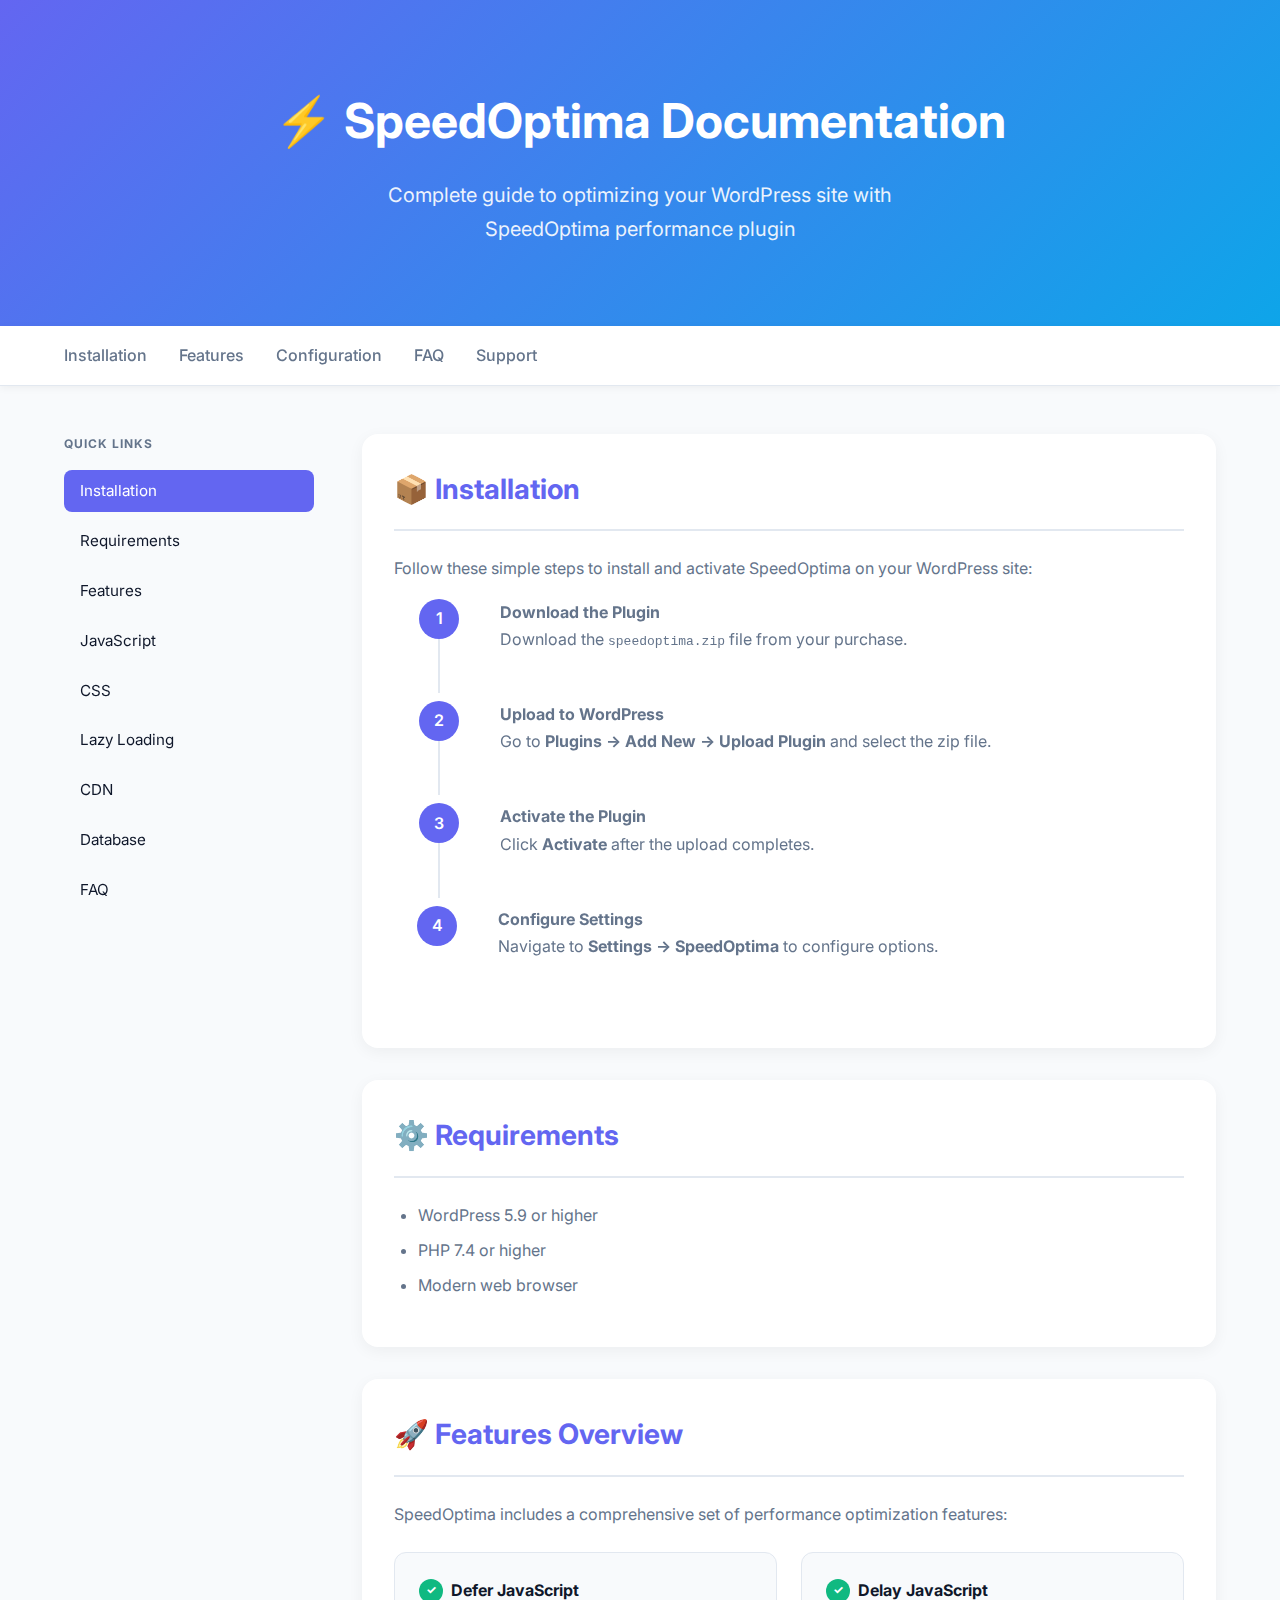
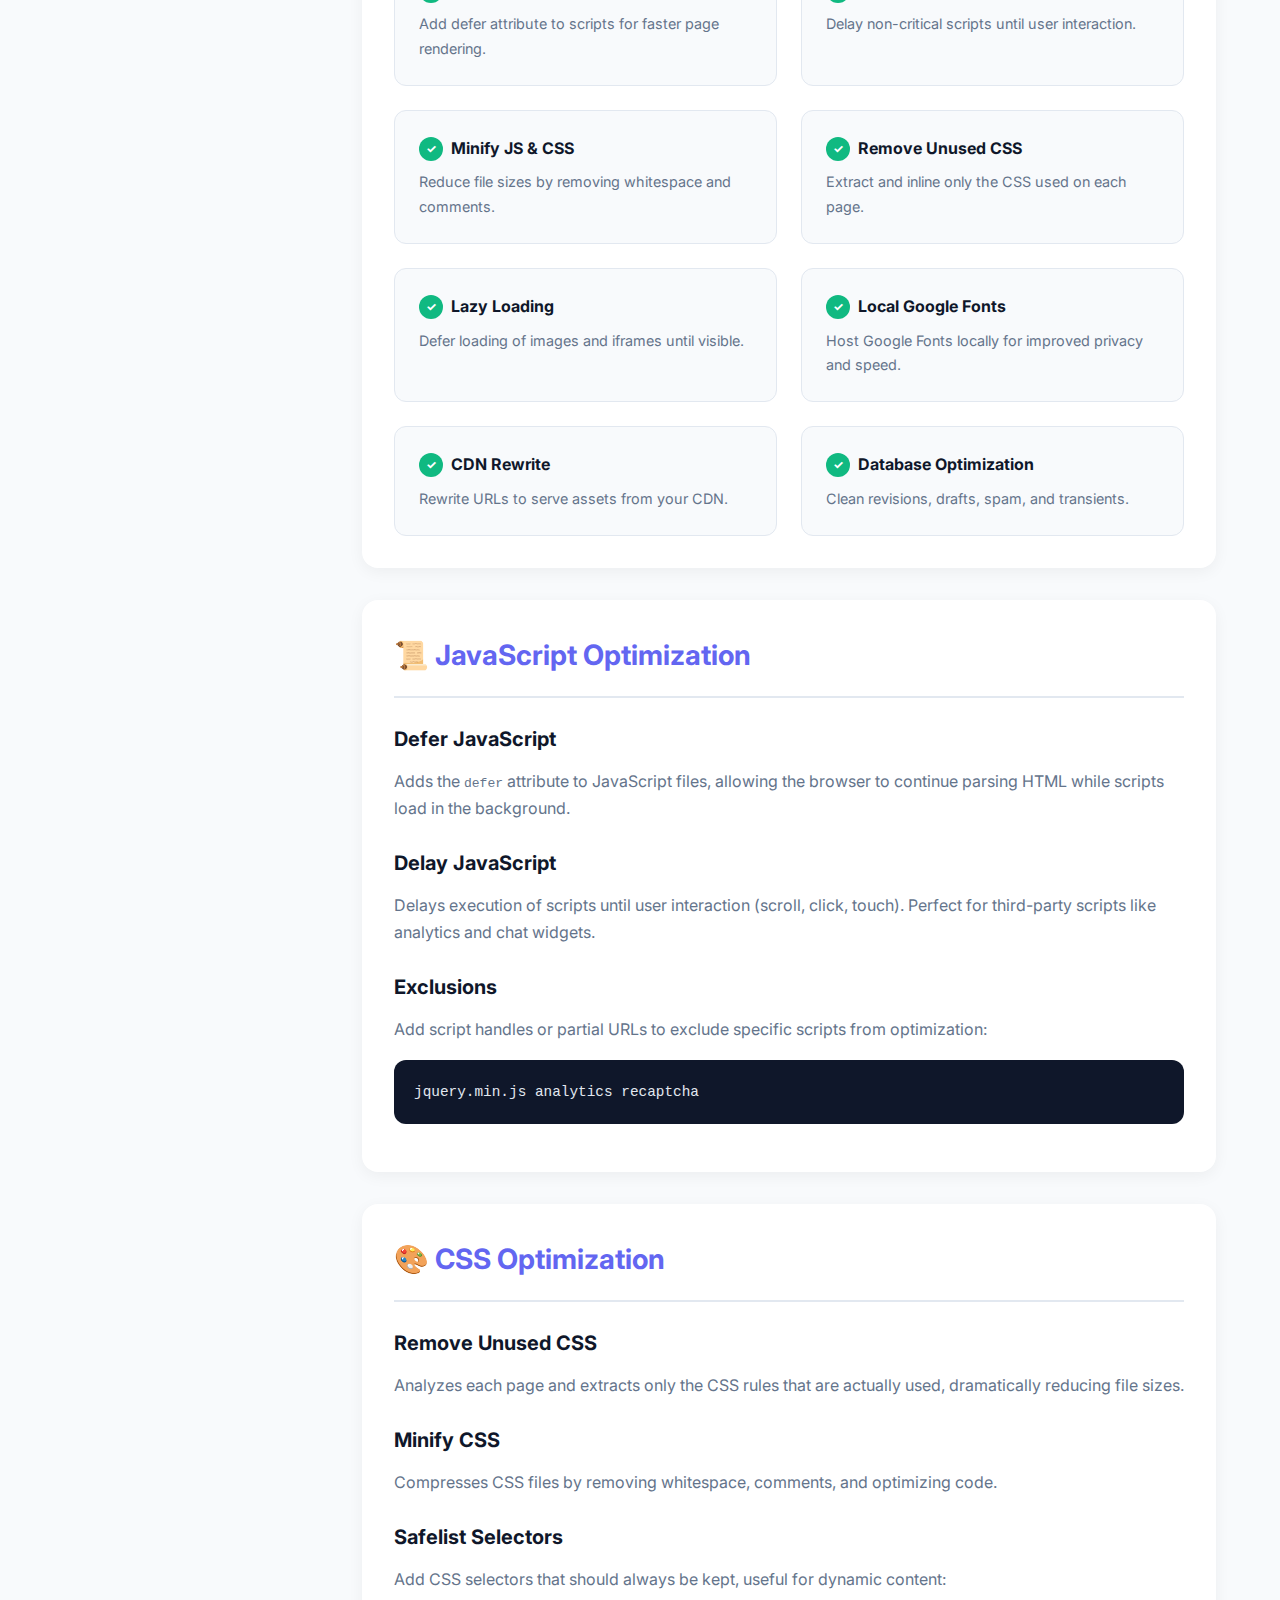
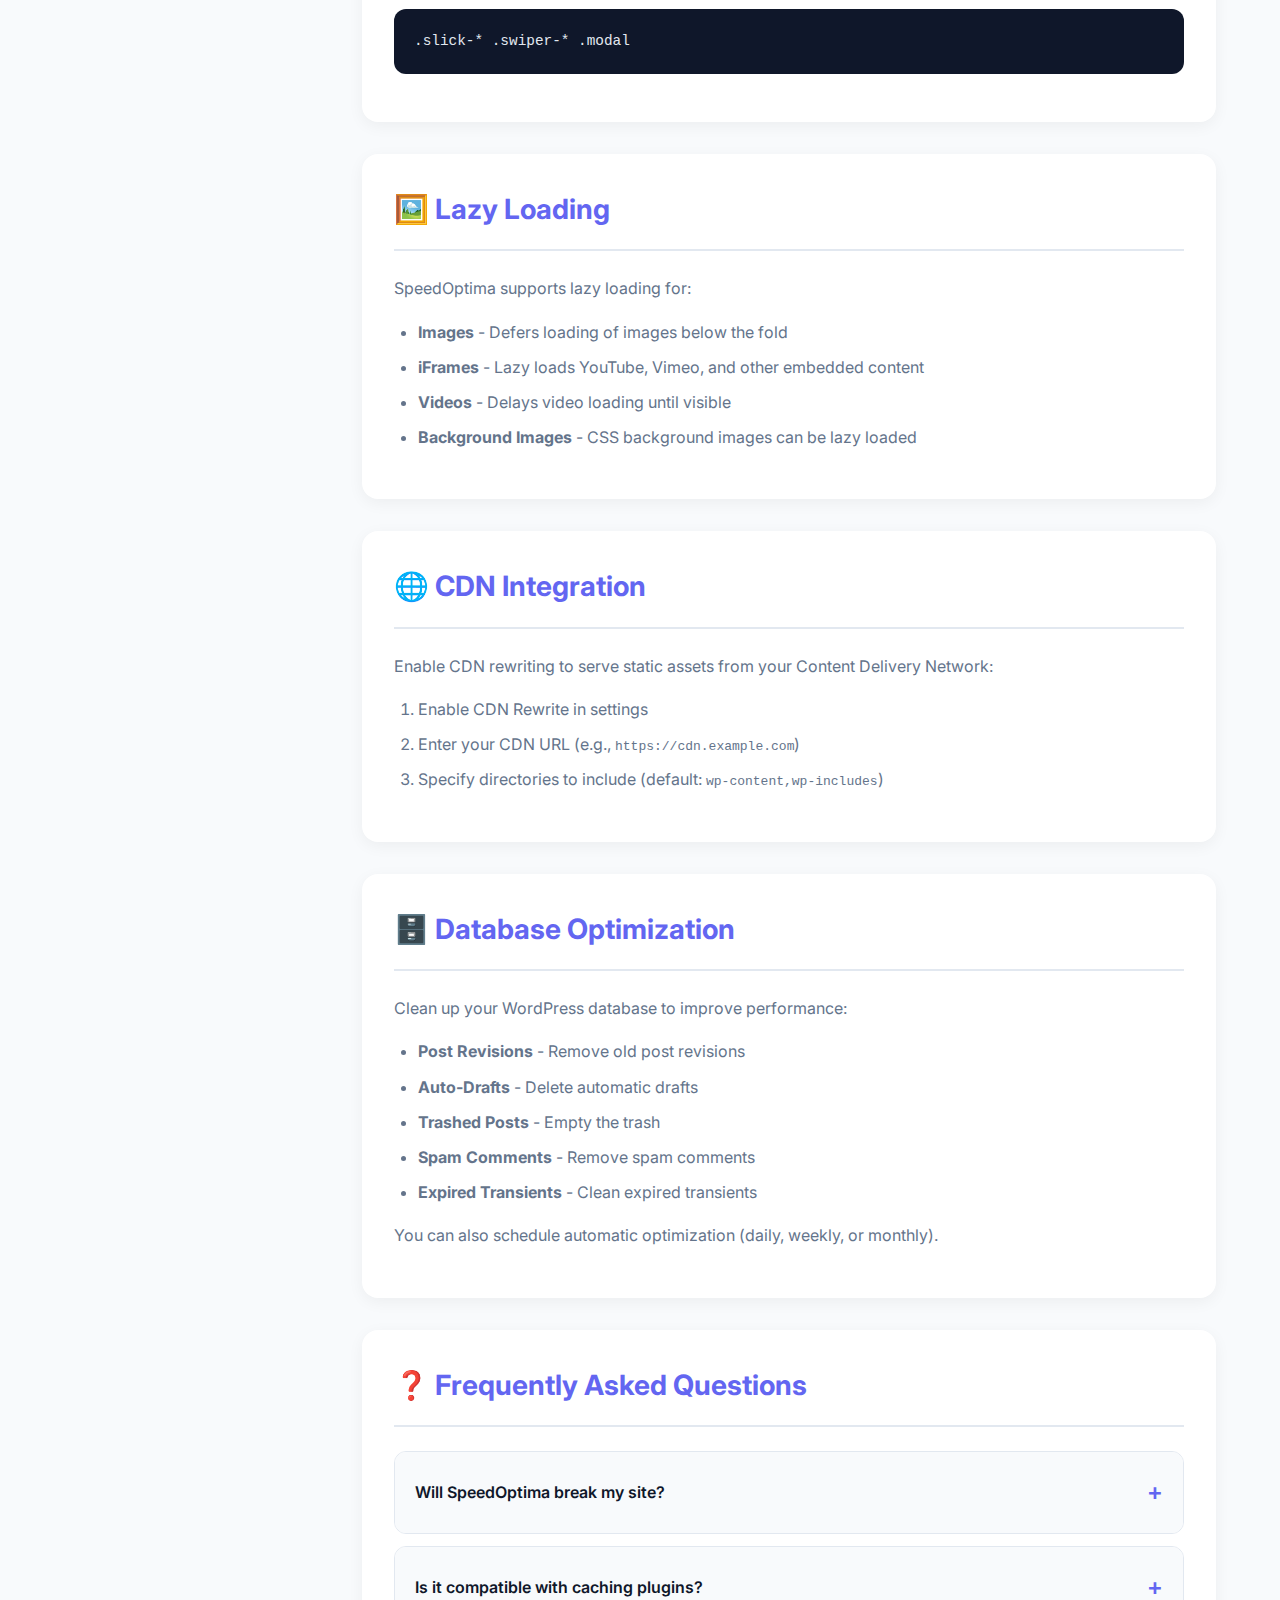
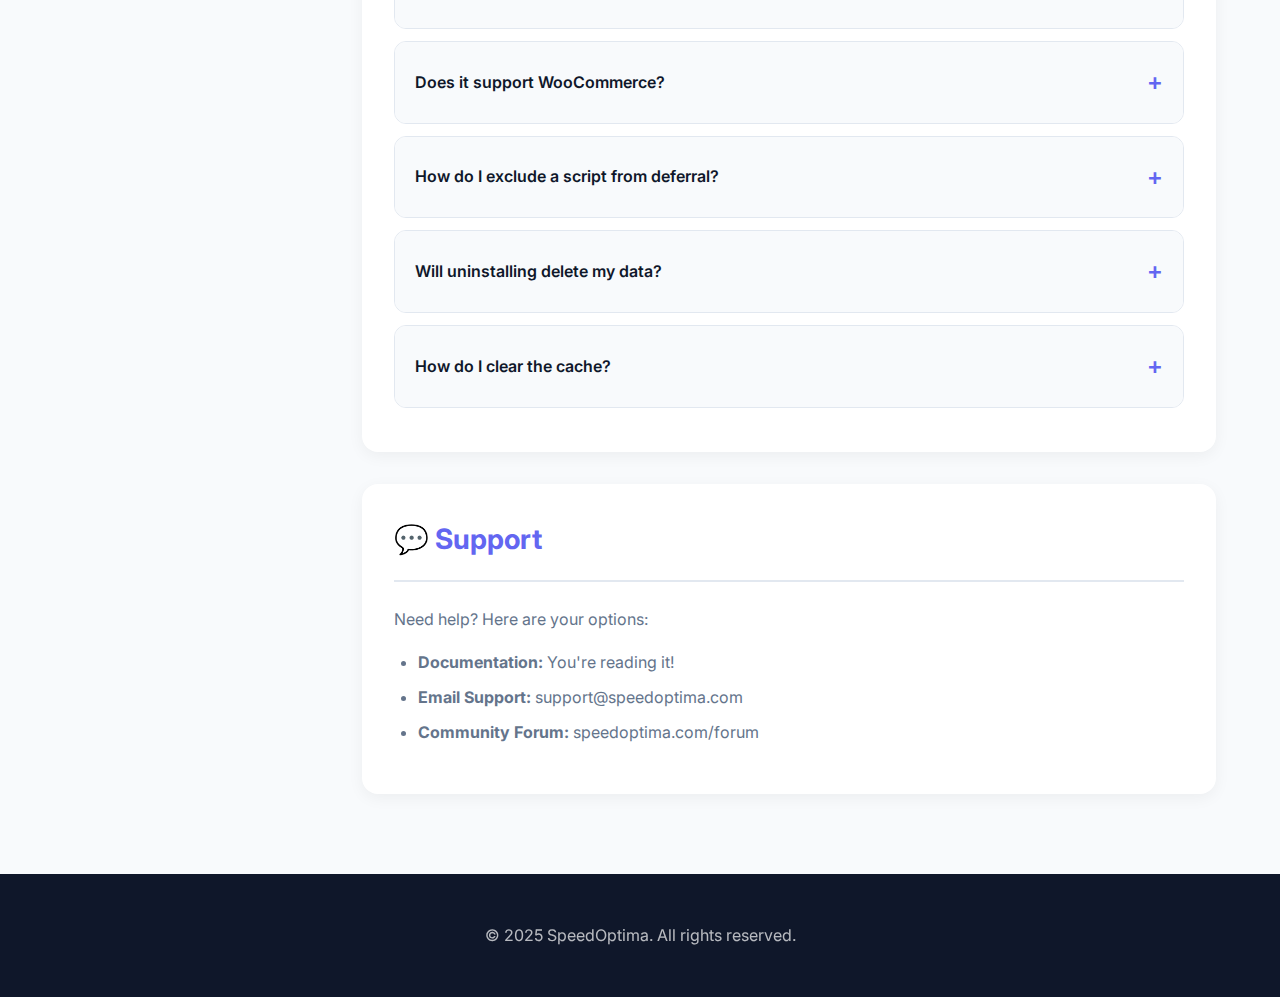
<file: Speed Optima/documentation/index.html>
<!DOCTYPE html>
<html lang="en">

<head>
    <meta charset="UTF-8">
    <meta name="viewport" content="width=device-width, initial-scale=1.0">
    <title>SpeedOptima Documentation</title>
    <link href="https://fonts.googleapis.com/css2?family=Inter:wght@300;400;500;600;700&display=swap" rel="stylesheet">
    <style>
        :root {
            --primary: #6366f1;
            --primary-dark: #4f46e5;
            --secondary: #0ea5e9;
            --dark: #0f172a;
            --gray: #64748b;
            --light: #f8fafc;
            --border: #e2e8f0;
            --success: #10b981;
            --warning: #f59e0b;
        }

        * {
            margin: 0;
            padding: 0;
            box-sizing: border-box;
        }

        body {
            font-family: 'Inter', sans-serif;
            background: var(--light);
            color: var(--dark);
            line-height: 1.7;
        }

        .container {
            max-width: 1200px;
            margin: 0 auto;
            padding: 0 24px;
        }

        /* Header */
        header {
            background: linear-gradient(135deg, var(--primary) 0%, var(--secondary) 100%);
            color: white;
            padding: 80px 0;
            text-align: center;
        }

        header h1 {
            font-size: 3rem;
            font-weight: 700;
            margin-bottom: 16px;
        }

        header p {
            font-size: 1.25rem;
            opacity: 0.9;
            max-width: 600px;
            margin: 0 auto;
        }

        /* Navigation */
        .doc-nav {
            background: white;
            border-bottom: 1px solid var(--border);
            position: sticky;
            top: 0;
            z-index: 100;
            box-shadow: 0 2px 8px rgba(0, 0, 0, 0.05);
        }

        .doc-nav ul {
            display: flex;
            list-style: none;
            gap: 32px;
            padding: 16px 0;
            overflow-x: auto;
        }

        .doc-nav a {
            color: var(--gray);
            text-decoration: none;
            font-weight: 500;
            white-space: nowrap;
            transition: color 0.2s;
        }

        .doc-nav a:hover {
            color: var(--primary);
        }

        /* Main Content */
        main {
            display: grid;
            grid-template-columns: 250px 1fr;
            gap: 48px;
            padding: 48px 0;
        }

        /* Sidebar */
        .sidebar {
            position: sticky;
            top: 80px;
            height: fit-content;
        }

        .sidebar h3 {
            font-size: 0.75rem;
            text-transform: uppercase;
            letter-spacing: 1px;
            color: var(--gray);
            margin-bottom: 16px;
        }

        .sidebar ul {
            list-style: none;
        }

        .sidebar li {
            margin-bottom: 8px;
        }

        .sidebar a {
            color: var(--dark);
            text-decoration: none;
            font-size: 0.95rem;
            display: block;
            padding: 8px 16px;
            border-radius: 8px;
            transition: all 0.2s;
        }

        .sidebar a:hover,
        .sidebar a.active {
            background: var(--primary);
            color: white;
        }

        /* Content */
        .content section {
            background: white;
            border-radius: 16px;
            padding: 32px;
            margin-bottom: 32px;
            box-shadow: 0 4px 16px rgba(0, 0, 0, 0.05);
        }

        .content h2 {
            font-size: 1.75rem;
            margin-bottom: 24px;
            padding-bottom: 16px;
            border-bottom: 2px solid var(--border);
            color: var(--primary);
        }

        .content h3 {
            font-size: 1.25rem;
            margin: 24px 0 12px;
            color: var(--dark);
        }

        .content p {
            color: var(--gray);
            margin-bottom: 16px;
        }

        .content ul,
        .content ol {
            color: var(--gray);
            margin-left: 24px;
            margin-bottom: 16px;
        }

        .content li {
            margin-bottom: 8px;
        }

        /* Code Block */
        .code-block {
            background: var(--dark);
            color: #e2e8f0;
            padding: 20px;
            border-radius: 12px;
            font-family: 'Fira Code', monospace;
            font-size: 0.9rem;
            overflow-x: auto;
            margin: 16px 0;
        }

        /* Feature Cards */
        .feature-grid {
            display: grid;
            grid-template-columns: repeat(auto-fit, minmax(250px, 1fr));
            gap: 24px;
            margin-top: 24px;
        }

        .feature-card {
            background: var(--light);
            border-radius: 12px;
            padding: 24px;
            border: 1px solid var(--border);
        }

        .feature-card h4 {
            font-size: 1rem;
            margin-bottom: 8px;
            display: flex;
            align-items: center;
            gap: 8px;
        }

        .feature-card h4::before {
            content: '✓';
            background: var(--success);
            color: white;
            width: 24px;
            height: 24px;
            border-radius: 50%;
            display: flex;
            align-items: center;
            justify-content: center;
            font-size: 0.75rem;
        }

        .feature-card p {
            font-size: 0.9rem;
            margin: 0;
        }

        /* FAQ */
        .faq-item {
            border: 1px solid var(--border);
            border-radius: 12px;
            margin-bottom: 12px;
            overflow: hidden;
        }

        .faq-question {
            background: var(--light);
            padding: 20px;
            cursor: pointer;
            display: flex;
            justify-content: space-between;
            align-items: center;
            font-weight: 600;
        }

        .faq-question:hover {
            background: #f1f5f9;
        }

        .faq-question::after {
            content: '+';
            font-size: 1.5rem;
            color: var(--primary);
            transition: transform 0.3s;
        }

        .faq-item.active .faq-question::after {
            transform: rotate(45deg);
        }

        .faq-answer {
            padding: 0 20px;
            max-height: 0;
            overflow: hidden;
            transition: all 0.3s;
        }

        .faq-item.active .faq-answer {
            padding: 20px;
            max-height: 500px;
        }

        /* Step List */
        .step-list {
            counter-reset: step;
            list-style: none;
            margin-left: 0;
        }

        .step-list li {
            position: relative;
            padding-left: 60px;
            padding-bottom: 24px;
            border-left: 2px solid var(--border);
            margin-left: 20px;
        }

        .step-list li::before {
            counter-increment: step;
            content: counter(step);
            position: absolute;
            left: -21px;
            top: 0;
            width: 40px;
            height: 40px;
            background: var(--primary);
            color: white;
            border-radius: 50%;
            display: flex;
            align-items: center;
            justify-content: center;
            font-weight: 600;
        }

        .step-list li:last-child {
            border-left: none;
        }

        /* Footer */
        footer {
            background: var(--dark);
            color: white;
            padding: 48px 0;
            text-align: center;
        }

        footer p {
            opacity: 0.7;
        }

        /* Responsive */
        @media (max-width: 768px) {
            main {
                grid-template-columns: 1fr;
            }

            .sidebar {
                display: none;
            }

            header h1 {
                font-size: 2rem;
            }
        }
    </style>
</head>

<body>
    <header>
        <div class="container">
            <h1>⚡ SpeedOptima Documentation</h1>
            <p>Complete guide to optimizing your WordPress site with SpeedOptima performance plugin</p>
        </div>
    </header>

    <nav class="doc-nav">
        <div class="container">
            <ul>
                <li><a href="#installation">Installation</a></li>
                <li><a href="#features">Features</a></li>
                <li><a href="#configuration">Configuration</a></li>
                <li><a href="#faq">FAQ</a></li>
                <li><a href="#support">Support</a></li>
            </ul>
        </div>
    </nav>

    <div class="container">
        <main>
            <aside class="sidebar">
                <h3>Quick Links</h3>
                <ul>
                    <li><a href="#installation" class="active">Installation</a></li>
                    <li><a href="#requirements">Requirements</a></li>
                    <li><a href="#features">Features</a></li>
                    <li><a href="#javascript">JavaScript</a></li>
                    <li><a href="#css">CSS</a></li>
                    <li><a href="#lazyload">Lazy Loading</a></li>
                    <li><a href="#cdn">CDN</a></li>
                    <li><a href="#database">Database</a></li>
                    <li><a href="#faq">FAQ</a></li>
                </ul>
            </aside>

            <div class="content">
                <section id="installation">
                    <h2>📦 Installation</h2>
                    <p>Follow these simple steps to install and activate SpeedOptima on your WordPress site:</p>

                    <ol class="step-list">
                        <li>
                            <strong>Download the Plugin</strong>
                            <p>Download the <code>speedoptima.zip</code> file from your purchase.</p>
                        </li>
                        <li>
                            <strong>Upload to WordPress</strong>
                            <p>Go to <strong>Plugins → Add New → Upload Plugin</strong> and select the zip file.</p>
                        </li>
                        <li>
                            <strong>Activate the Plugin</strong>
                            <p>Click <strong>Activate</strong> after the upload completes.</p>
                        </li>
                        <li>
                            <strong>Configure Settings</strong>
                            <p>Navigate to <strong>Settings → SpeedOptima</strong> to configure options.</p>
                        </li>
                    </ol>
                </section>

                <section id="requirements">
                    <h2>⚙️ Requirements</h2>
                    <ul>
                        <li>WordPress 5.9 or higher</li>
                        <li>PHP 7.4 or higher</li>
                        <li>Modern web browser</li>
                    </ul>
                </section>

                <section id="features">
                    <h2>🚀 Features Overview</h2>
                    <p>SpeedOptima includes a comprehensive set of performance optimization features:</p>

                    <div class="feature-grid">
                        <div class="feature-card">
                            <h4>Defer JavaScript</h4>
                            <p>Add defer attribute to scripts for faster page rendering.</p>
                        </div>
                        <div class="feature-card">
                            <h4>Delay JavaScript</h4>
                            <p>Delay non-critical scripts until user interaction.</p>
                        </div>
                        <div class="feature-card">
                            <h4>Minify JS & CSS</h4>
                            <p>Reduce file sizes by removing whitespace and comments.</p>
                        </div>
                        <div class="feature-card">
                            <h4>Remove Unused CSS</h4>
                            <p>Extract and inline only the CSS used on each page.</p>
                        </div>
                        <div class="feature-card">
                            <h4>Lazy Loading</h4>
                            <p>Defer loading of images and iframes until visible.</p>
                        </div>
                        <div class="feature-card">
                            <h4>Local Google Fonts</h4>
                            <p>Host Google Fonts locally for improved privacy and speed.</p>
                        </div>
                        <div class="feature-card">
                            <h4>CDN Rewrite</h4>
                            <p>Rewrite URLs to serve assets from your CDN.</p>
                        </div>
                        <div class="feature-card">
                            <h4>Database Optimization</h4>
                            <p>Clean revisions, drafts, spam, and transients.</p>
                        </div>
                    </div>
                </section>

                <section id="javascript">
                    <h2>📜 JavaScript Optimization</h2>

                    <h3>Defer JavaScript</h3>
                    <p>Adds the <code>defer</code> attribute to JavaScript files, allowing the browser to continue
                        parsing HTML while scripts load in the background.</p>

                    <h3>Delay JavaScript</h3>
                    <p>Delays execution of scripts until user interaction (scroll, click, touch). Perfect for
                        third-party scripts like analytics and chat widgets.</p>

                    <h3>Exclusions</h3>
                    <p>Add script handles or partial URLs to exclude specific scripts from optimization:</p>
                    <div class="code-block">
                        jquery.min.js
                        analytics
                        recaptcha</div>
                </section>

                <section id="css">
                    <h2>🎨 CSS Optimization</h2>

                    <h3>Remove Unused CSS</h3>
                    <p>Analyzes each page and extracts only the CSS rules that are actually used, dramatically reducing
                        file sizes.</p>

                    <h3>Minify CSS</h3>
                    <p>Compresses CSS files by removing whitespace, comments, and optimizing code.</p>

                    <h3>Safelist Selectors</h3>
                    <p>Add CSS selectors that should always be kept, useful for dynamic content:</p>
                    <div class="code-block">
                        .slick-*
                        .swiper-*
                        .modal</div>
                </section>

                <section id="lazyload">
                    <h2>🖼️ Lazy Loading</h2>
                    <p>SpeedOptima supports lazy loading for:</p>
                    <ul>
                        <li><strong>Images</strong> - Defers loading of images below the fold</li>
                        <li><strong>iFrames</strong> - Lazy loads YouTube, Vimeo, and other embedded content</li>
                        <li><strong>Videos</strong> - Delays video loading until visible</li>
                        <li><strong>Background Images</strong> - CSS background images can be lazy loaded</li>
                    </ul>
                </section>

                <section id="cdn">
                    <h2>🌐 CDN Integration</h2>
                    <p>Enable CDN rewriting to serve static assets from your Content Delivery Network:</p>

                    <ol>
                        <li>Enable CDN Rewrite in settings</li>
                        <li>Enter your CDN URL (e.g., <code>https://cdn.example.com</code>)</li>
                        <li>Specify directories to include (default: <code>wp-content,wp-includes</code>)</li>
                    </ol>
                </section>

                <section id="database">
                    <h2>🗄️ Database Optimization</h2>
                    <p>Clean up your WordPress database to improve performance:</p>

                    <ul>
                        <li><strong>Post Revisions</strong> - Remove old post revisions</li>
                        <li><strong>Auto-Drafts</strong> - Delete automatic drafts</li>
                        <li><strong>Trashed Posts</strong> - Empty the trash</li>
                        <li><strong>Spam Comments</strong> - Remove spam comments</li>
                        <li><strong>Expired Transients</strong> - Clean expired transients</li>
                    </ul>

                    <p>You can also schedule automatic optimization (daily, weekly, or monthly).</p>
                </section>

                <section id="faq">
                    <h2>❓ Frequently Asked Questions</h2>

                    <div class="faq-item">
                        <div class="faq-question">Will SpeedOptima break my site?</div>
                        <div class="faq-answer">
                            <p>SpeedOptima is designed to be safe and includes exclusion options for any scripts or
                                styles that may cause issues. Always test changes on a staging site first.</p>
                        </div>
                    </div>

                    <div class="faq-item">
                        <div class="faq-question">Is it compatible with caching plugins?</div>
                        <div class="faq-answer">
                            <p>Yes! SpeedOptima works alongside popular caching plugins like WP Rocket, W3 Total Cache,
                                and LiteSpeed Cache. Clear your cache after making changes.</p>
                        </div>
                    </div>

                    <div class="faq-item">
                        <div class="faq-question">Does it support WooCommerce?</div>
                        <div class="faq-answer">
                            <p>Absolutely. SpeedOptima includes WooCommerce-specific optimizations and options to
                                disable WooCommerce scripts on non-shop pages.</p>
                        </div>
                    </div>

                    <div class="faq-item">
                        <div class="faq-question">How do I exclude a script from deferral?</div>
                        <div class="faq-answer">
                            <p>Go to Settings → SpeedOptima → JavaScript and add the script handle or partial URL to the
                                "Excluded from Deferral" textarea, one per line.</p>
                        </div>
                    </div>

                    <div class="faq-item">
                        <div class="faq-question">Will uninstalling delete my data?</div>
                        <div class="faq-answer">
                            <p>Only if you enable "Clean Uninstall" in the Tools section. By default, your settings are
                                preserved if you deactivate or reinstall the plugin.</p>
                        </div>
                    </div>

                    <div class="faq-item">
                        <div class="faq-question">How do I clear the cache?</div>
                        <div class="faq-answer">
                            <p>Use the "Clear Cache" buttons in the plugin settings or click SpeedOptima → Clear Cache
                                in the admin bar.</p>
                        </div>
                    </div>
                </section>

                <section id="support">
                    <h2>💬 Support</h2>
                    <p>Need help? Here are your options:</p>
                    <ul>
                        <li><strong>Documentation:</strong> You're reading it!</li>
                        <li><strong>Email Support:</strong> support@speedoptima.com</li>
                        <li><strong>Community Forum:</strong> speedoptima.com/forum</li>
                    </ul>
                </section>
            </div>
        </main>
    </div>

    <footer>
        <div class="container">
            <p>© 2025 SpeedOptima. All rights reserved.</p>
        </div>
    </footer>

    <script>
        // FAQ Accordion
        document.querySelectorAll('.faq-question').forEach(question => {
            question.addEventListener('click', () => {
                const item = question.parentElement;
                item.classList.toggle('active');
            });
        });

        // Smooth scroll
        document.querySelectorAll('a[href^="#"]').forEach(anchor => {
            anchor.addEventListener('click', function (e) {
                e.preventDefault();
                const target = document.querySelector(this.getAttribute('href'));
                if (target) {
                    target.scrollIntoView({ behavior: 'smooth', block: 'start' });
                }
            });
        });

        // Active sidebar link
        const sections = document.querySelectorAll('section[id]');
        window.addEventListener('scroll', () => {
            let current = '';
            sections.forEach(section => {
                const sectionTop = section.offsetTop - 100;
                if (scrollY >= sectionTop) {
                    current = section.getAttribute('id');
                }
            });

            document.querySelectorAll('.sidebar a').forEach(a => {
                a.classList.remove('active');
                if (a.getAttribute('href') === '#' + current) {
                    a.classList.add('active');
                }
            });
        });
    </script>
</body>

</html>
</file>
